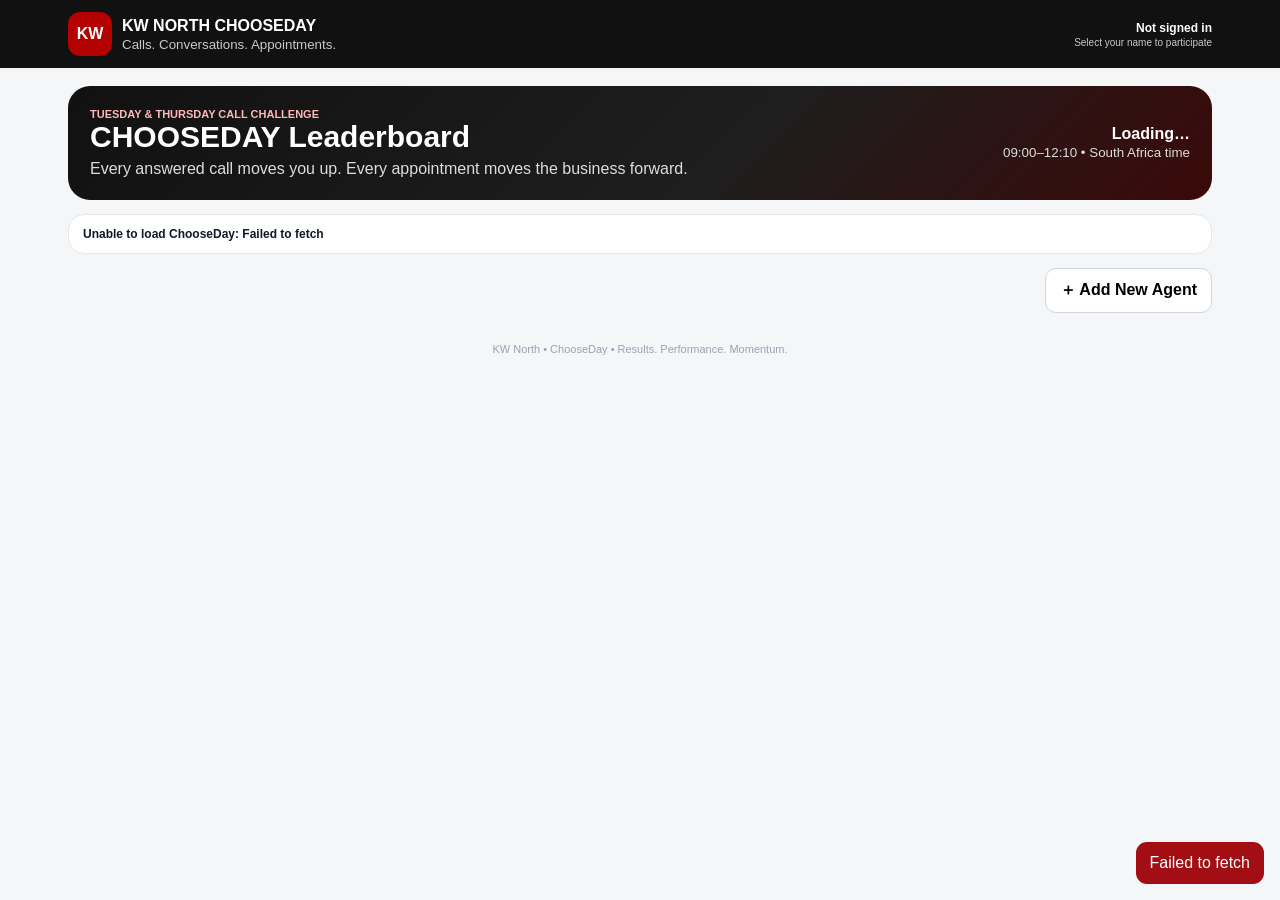
<file: chooseday/index.html>
<!doctype html>
<html lang="en">
<head>
<meta charset="utf-8">
<meta name="viewport" content="width=device-width,initial-scale=1,viewport-fit=cover">
<meta name="robots" content="noindex,nofollow">
<title>KW North ChooseDay</title>
<style>
:root{--r:#b40101;--ink:#101828;--mut:#667085;--line:#e4e7ec;--bg:#f5f6f8;--green:#087443;--greenbg:#e8f7ee;--amber:#8a5a00;--amberbg:#fff6e6;--gold:#9a6b00;--goldbg:#fff8dd}*{box-sizing:border-box}body{margin:0;background:var(--bg);color:var(--ink);font-family:Arial,sans-serif}button,input,select{font:inherit}.hidden{display:none!important}.top{background:#111;color:#fff;position:sticky;top:0;z-index:20}.topin{max-width:1180px;margin:auto;padding:12px 18px;display:flex;justify-content:space-between;align-items:center;gap:12px}.brand{display:flex;gap:10px;align-items:center}.kw{width:44px;height:44px;border-radius:12px;background:var(--r);display:grid;place-items:center;font-weight:900}.brand strong{display:block}.brand small,.user small{display:block;color:#c7c9cf;margin-top:2px}.user{text-align:right;font-size:12px}.shell{max-width:1180px;margin:auto;padding:18px}.hero{background:linear-gradient(135deg,#111,#1e1e1e 58%,#3b0909);color:#fff;border-radius:22px;padding:22px;display:flex;justify-content:space-between;gap:16px;align-items:center}.hero h1{margin:0;font-size:30px}.hero p{margin:6px 0 0;color:#ddd}.datebox{text-align:right}.datebox strong{display:block}.datebox small{color:#ddd}.loading,.status,.card,.loginCard{background:#fff;border:1px solid var(--line);border-radius:16px}.loading{margin:14px 0;padding:12px 14px;font-size:12px;font-weight:800}.status{margin:14px 0;padding:14px 16px;display:flex;justify-content:space-between;gap:12px;align-items:center}.status.open{background:var(--greenbg);border-color:#b7e3c7;color:var(--green)}.status.locked{background:var(--amberbg);border-color:#efd28e;color:var(--amber)}.status.final{background:var(--goldbg);border-color:#ead58a;color:var(--gold)}.status b{display:block}.status span{font-size:12px}.countdown{font-size:22px;font-weight:900}.loginCard{max-width:620px;margin:18px auto;padding:22px}.loginCard h2{margin:4px 0}.loginCard p{margin:0 0 14px;color:var(--mut)}.searchbox input{width:100%;height:48px;border:1px solid #d0d5dd;border-radius:12px;padding:0 13px}.nameList{margin-top:9px;border:1px solid var(--line);border-radius:12px;max-height:330px;overflow:auto}.nameBtn{width:100%;border:0;background:#fff;text-align:left;padding:13px;border-bottom:1px solid #eef0f3;cursor:pointer}.nameBtn:last-child{border-bottom:0}.nameBtn:hover{background:#f8f9fb}.grid{display:grid;grid-template-columns:1fr 1.25fr;gap:14px}.card{overflow:hidden}.cardhead{padding:14px 16px;border-bottom:1px solid var(--line);display:flex;justify-content:space-between;align-items:center;gap:8px}.cardhead h2,.cardhead h3{margin:0;font-size:15px}.cardbody{padding:16px}.btn{border:0;border-radius:11px;padding:11px 14px;font-weight:900;cursor:pointer}.primary{background:var(--r);color:#fff}.secondary{background:#fff;border:1px solid #d0d5dd}.entryTitle{display:flex;justify-content:space-between;align-items:center;gap:8px;margin-bottom:12px}.badge{background:#111;color:#fff;border-radius:999px;padding:6px 9px;font-size:10px;font-weight:900}.formgrid{display:grid;grid-template-columns:repeat(3,1fr);gap:10px}.field label{display:block;font-size:10px;text-transform:uppercase;font-weight:900;color:#475467;margin-bottom:5px}.field input{width:100%;height:54px;border:1px solid #d0d5dd;border-radius:12px;padding:0 12px;font-size:22px;font-weight:900;text-align:center}.savebar{text-align:right;margin-top:13px}.note{margin-top:10px;font-size:11px;color:var(--mut);line-height:1.45}.prev{margin-top:13px;display:grid;grid-template-columns:repeat(3,1fr);gap:8px}.previtem{background:#f8f9fb;border-radius:10px;padding:9px;text-align:center}.previtem small{display:block;color:var(--mut);font-size:10px}.previtem b{display:block;margin-top:3px}.schedule{display:grid;grid-template-columns:repeat(3,1fr);gap:9px}.roundcard{border:1px solid var(--line);border-radius:12px;padding:11px}.roundcard small{display:block;color:var(--mut);margin-top:4px;line-height:1.35}.rules{margin-top:12px;border-top:1px solid var(--line);padding-top:12px;font-size:12px;color:#475467}.trophy{background:linear-gradient(135deg,#fff8dd,#fff);border:1px solid #ead58a;border-radius:18px;padding:18px;margin-bottom:12px}.trophy small{color:var(--gold);font-weight:900;text-transform:uppercase}.trophy h2{margin:6px 0}.pill{display:inline-block;border-radius:999px;padding:6px 9px;font-size:11px;font-weight:900;background:#f2f4f7;margin:2px}.pill.red{background:#fef3f2;color:var(--r)}.pill.green{background:var(--greenbg);color:var(--green)}.tablewrap{overflow:auto}table{width:100%;border-collapse:collapse;min-width:620px}th,td{padding:11px 12px;border-bottom:1px solid #eef0f3;font-size:12px;text-align:left}th{background:#f8f9fb;color:#475467;text-transform:uppercase;font-size:10px}.rank{font-size:16px;font-weight:900}.rank1 td{background:#fffdf5}.leadername{font-weight:900}.footer{text-align:center;color:#98a2b3;font-size:11px;padding:18px}.toast{position:fixed;right:16px;bottom:16px;background:#111;color:#fff;border-radius:11px;padding:12px 14px;display:none;z-index:50;max-width:380px}.toast.error{background:#a20e14}.adminTools{display:flex;justify-content:flex-end;margin:12px 0}.adminPanel{background:#fff;border:1px solid var(--line);border-radius:16px;padding:20px;margin:12px 0 18px}.adminPanel h2{margin:0 0 6px;font-size:18px}.adminPanel p{margin:0 0 14px;color:var(--mut);font-size:12px}.adminGrid{display:grid;grid-template-columns:1.5fr 1fr;gap:12px}.adminField label{display:block;font-size:12px;font-weight:800;margin-bottom:6px}.adminField input,.adminField select{width:100%;height:43px;border:1px solid #d0d5dd;border-radius:9px;background:#fff;padding:0 11px;color:var(--ink)}.adminLogin{margin-top:14px;border-top:1px solid var(--line);padding-top:14px}.adminActions{display:flex;gap:9px;justify-content:flex-end;margin-top:14px;flex-wrap:wrap}.adminPanel .footnote{margin-top:11px;margin-bottom:0;color:var(--mut);line-height:1.5}@media(max-width:560px){.adminTools .btn{width:100%}.adminGrid{grid-template-columns:1fr}.adminActions .btn{flex:1}}@media(max-width:820px){.grid{grid-template-columns:1fr}.formgrid,.schedule{grid-template-columns:1fr}.hero{align-items:flex-start}.hero h1{font-size:25px}}@media(max-width:520px){.shell{padding:11px}.hero{display:block}.datebox{margin-top:12px;text-align:left}.status{display:block}.countdown{margin-top:8px}.prev{grid-template-columns:1fr}.savebar .btn{width:100%}}
</style>
</head>
<body>
<header class="top"><div class="topin"><div class="brand"><div class="kw">KW</div><div><strong>KW NORTH CHOOSEDAY</strong><small>Calls. Conversations. Appointments.</small></div></div><div class="user"><b id="userName">Not signed in</b><small id="userSub">Select your name to participate</small></div></div></header>
<main class="shell">
<section class="hero"><div><div style="font-size:11px;font-weight:900;color:#ffb8b8;text-transform:uppercase">Tuesday &amp; Thursday Call Challenge</div><h1>CHOOSEDAY Leaderboard</h1><p>Every answered call moves you up. Every appointment moves the business forward.</p></div><div class="datebox"><strong id="eventDate">Loading…</strong><small>09:00–12:10 • South Africa time</small></div></section>
<div id="loading" class="loading">Loading ChooseDay…</div>
<section id="statusBox" class="status locked hidden"><div><b id="statusTitle">Entry locked</b><span id="statusText">Keep calling.</span></div><div id="countdown" class="countdown">—</div></section>

<div class="adminTools"><button id="addAgentToggle" type="button" class="btn secondary" onclick="toggleAddAgent()" aria-controls="addAgentPanel" aria-expanded="false">＋ Add New Agent</button></div>
<section id="addAgentPanel" class="adminPanel hidden" aria-label="Add new agent">
  <h2>Add a New Agent</h2>
  <p>Add an agent to the shared KW North list so they can immediately select their name for CHOOSEDAY.</p>
  <div class="adminGrid">
    <div class="adminField"><label for="newAgentName">Agent full name</label><input id="newAgentName" type="text" maxlength="100" placeholder="First name and surname" autocomplete="off"></div>
    <div class="adminField"><label for="newAgentTeam">Accountability group</label><select id="newAgentTeam"><option value="">Select a group</option><option value="Jason">Jason</option><option value="Dide">Dide</option><option value="Leonie">Leonie</option></select></div>
  </div>
  <div id="adminCredentials" class="adminLogin">
    <p><b>Administrator verification</b> — use your existing KW North Training Admin login. Agent sign-in does not grant permission to add names.</p>
    <div class="adminGrid">
      <div class="adminField"><label for="addAdminEmail">Admin email</label><input id="addAdminEmail" type="email" placeholder="Admin email" autocomplete="username"></div>
      <div class="adminField"><label for="addAdminPassword">Admin password</label><input id="addAdminPassword" type="password" placeholder="Password" autocomplete="current-password"></div>
    </div>
  </div>
  <div class="adminActions"><button type="button" class="btn secondary" onclick="toggleAddAgent(false)">Cancel</button><button id="saveNewAgent" type="button" class="btn primary" onclick="submitNewAgent()">Save New Agent</button></div>
  <p class="footnote">The agent will be available in the submissions search. This also adds them to the shared leadership agent register. Existing agents and CHOOSEDAY results will not be changed.</p>
</section>
<section id="loginSection" class="loginCard hidden"><div style="font-size:11px;color:var(--r);font-weight:900;text-transform:uppercase">Agent Sign-In</div><h2>Choose your name</h2><p>Select your own name before submitting numbers.</p><div style="margin-bottom:12px"><a href="./leaderboard.html" style="display:inline-block;text-decoration:none;background:#111;color:#fff;border-radius:11px;padding:11px 14px;font-weight:900">🏆 View Live Leaderboard</a></div><div class="searchbox"><input id="nameSearch" placeholder="Search your name…" autocomplete="off" oninput="renderNames()"></div><div id="nameList" class="nameList"></div></section>
<section id="appSection" class="hidden"><div class="grid"><div>
<section class="card" style="margin-bottom:14px"><div class="cardhead"><h2>My Reporting</h2><button class="btn secondary" onclick="signOut()">Change Name</button></div><div class="cardbody" id="entryArea"></div></section>
<section class="card"><div class="cardhead"><h3>Today's Schedule</h3></div><div class="cardbody"><div id="schedule" class="schedule"></div><div class="rules"><b>Leaderboard ranking</b><ol><li>Highest Calls Answered</li><li>If tied: highest Calls Made</li><li>If still tied: highest Appointments Booked</li></ol></div></div></section>
</div><div><div id="winnerArea"></div><section class="card"><div class="cardhead"><h2>Live Leaderboard</h2><div><span id="participantCount" class="pill">0 agents</span> <button class="btn secondary" onclick="refreshNow(false)">Refresh</button></div></div><div class="tablewrap"><table><thead><tr><th>Rank</th><th>Agent</th><th>Answered</th><th>Calls Made</th><th>Appointments</th><th>Rounds</th></tr></thead><tbody id="leaderRows"></tbody></table></div></section></div></div></section>
<div class="footer">KW North • ChooseDay • Results. Performance. Momentum.</div>
</main><div id="toast" class="toast"></div>
<script>
const API='https://fdbsqjtwbucjhjgphhyh.supabase.co/functions/v1/chooseday-api',KEY='sb_publishable_GmMPNJ5JAKMh8j9Mk1nmpg_3fs17xqG',TOKEN_KEY='kwNorthChooseDayToken';
let token=localStorage.getItem(TOKEN_KEY)||'',DATA=null,lastPhase=null;
const $=id=>document.getElementById(id),esc=v=>String(v??'').replace(/[&<>"']/g,c=>({'&':'&amp;','<':'&lt;','>':'&gt;','"':'&quot;',"'":'&#39;'}[c]));
function toast(m,e=false){const t=$('toast');t.textContent=m;t.className='toast'+(e?' error':'');t.style.display='block';setTimeout(()=>t.style.display='none',3000)}
async function api(p){const r=await fetch(API,{method:'POST',headers:{'Content-Type':'application/json','apikey':KEY},body:JSON.stringify(p)}),d=await r.json().catch(()=>({error:'Invalid response'}));if(!r.ok)throw Object.assign(new Error(d.error||'Request failed'),{data:d});return d}

const ADMIN_API='https://fdbsqjtwbucjhjgphhyh.supabase.co/functions/v1/training-admin-api';
const ADMIN_TOKEN_KEY='kwNorthChooseDayAdminToken';
function toggleAddAgent(force){
  const panel=$('addAgentPanel'),show=typeof force==='boolean'?force:panel.classList.contains('hidden');
  panel.classList.toggle('hidden',!show);
  $('addAgentToggle').setAttribute('aria-expanded',String(show));
  $('adminCredentials').classList.toggle('hidden',Boolean(sessionStorage.getItem(ADMIN_TOKEN_KEY)));
  if(show)$('newAgentName').focus();
}
async function adminApi(p){
  const r=await fetch(ADMIN_API,{method:'POST',headers:{'Content-Type':'application/json','apikey':KEY},body:JSON.stringify(p)});
  const d=await r.json().catch(()=>({error:'Invalid server response'}));
  if(!r.ok)throw new Error(d.error||'Administrator sign-in failed.');
  return d;
}
async function submitNewAgent(){
  const fullName=$('newAgentName').value.trim().replace(/\s+/g,' '),teamKey=$('newAgentTeam').value;
  if(fullName.length<3)return toast('Enter the agent’s first name and surname.',true);
  if(!teamKey)return toast('Select Jason, Dide or Leonie as the group.',true);
  const btn=$('saveNewAgent');btn.disabled=true;btn.textContent='Saving…';
  try{
    let adminToken=sessionStorage.getItem(ADMIN_TOKEN_KEY)||'';
    if(!adminToken){
      const email=$('addAdminEmail').value.trim(),password=$('addAdminPassword').value;
      if(!email||!password)throw new Error('Enter your administrator email and password.');
      const signed=await adminApi({action:'login',email,password});
      if(signed.admin?.role!=='admin'||signed.admin?.must_change_password){
        if(signed.token)await adminApi({action:'logout',token:signed.token}).catch(()=>{});
        throw new Error('An active administrator account is required to add agents.');
      }
      adminToken=signed.token;
      sessionStorage.setItem(ADMIN_TOKEN_KEY,adminToken);
      $('addAdminPassword').value='';
      $('adminCredentials').classList.add('hidden');
    }
    const saved=await api({action:'admin_add_agent',admin_token:adminToken,full_name:fullName,team_key:teamKey});
    await load();
    toggleAddAgent(false);
    $('newAgentName').value='';
    $('newAgentTeam').value='';
    if(!DATA.me){$('nameSearch').value=saved.agent.full_name;renderNames()}
    toast(saved.agent.full_name+' added to '+saved.agent.team_key+'.');
  }catch(e){
    if(/Administrator access required/.test(e.message)){
      sessionStorage.removeItem(ADMIN_TOKEN_KEY);
      $('adminCredentials').classList.remove('hidden');
    }
    toast(e.message,true);
  }finally{btn.disabled=false;btn.textContent='Save New Agent'}
}

function draftKey(r){return `choosedayDraft:${DATA?.event?.event_date||''}:${DATA?.me?.id||''}:${r}`}
function getDraft(r){try{return JSON.parse(sessionStorage.getItem(draftKey(r))||'null')||{}}catch{return {}}}
function saveDraft(){if(!DATA?.state?.is_open)return;const r=DATA.state.active_round,m=$('callsMade'),a=$('callsAnswered'),p=$('appointments');if(m&&a&&p)sessionStorage.setItem(draftKey(r),JSON.stringify({calls_made:m.value,calls_answered:a.value,appointments_booked:p.value}))}
function clearDraft(r){sessionStorage.removeItem(draftKey(r))}
function stateCopy(s){if(s.phase==='upcoming')return['ChooseDay is not open yet','Next reporting window opens at 10:00 on the date shown above.'];if(s.phase==='upcoming_today')return['ChooseDay starts at 09:00','First reporting window opens at 10:00.'];if(s.phase==='calling_1')return['Round 1 calling in progress','Entry is locked. Keep calling until 10:00.'];if(s.phase==='entry_1')return['🟢 ROUND 1 ENTRY OPEN','Enter your 09:00–10:00 results before 10:10.'];if(s.phase==='calling_2')return['Round 2 calling in progress','Keep calling until 11:00.'];if(s.phase==='entry_2')return['🟢 ROUND 2 ENTRY OPEN','Enter your 10:10–11:00 results before 11:10.'];if(s.phase==='calling_3')return['Round 3 calling in progress','Keep calling until 12:00.'];if(s.phase==='entry_3')return['🟢 FINAL ENTRY OPEN','Enter your 11:10–12:00 results before 12:10.'];return['🏆 FINAL RESULTS','Entries are locked. Final leaderboard published.']}
function renderStatus(){const s=DATA.state,[a,b]=stateCopy(s),box=$('statusBox');box.className='status '+(s.is_open?'open':s.final?'final':'locked');$('statusTitle').textContent=a;$('statusText').textContent=b;updateCountdown()}
function updateCountdown(){if(!DATA)return;const s=DATA.state,target=s.is_open?s.closes_at:s.next_open_at;if(s.final){$('countdown').textContent='FINAL';return}if(!target){$('countdown').textContent='—';return}const d=Math.max(0,new Date(target)-Date.now()),sec=Math.floor(d/1000),m=Math.floor(sec/60),ss=sec%60;$('countdown').textContent=(s.is_open?'LOCKS IN ':'OPENS IN ')+String(m).padStart(2,'0')+':'+String(ss).padStart(2,'0');if(d<=1000)setTimeout(()=>refreshNow(false),1200)}
function renderNames(){const q=$('nameSearch').value.trim().toLowerCase(),rows=(DATA.agents||[]).filter(a=>a.full_name.toLowerCase().includes(q)).slice(0,50);$('nameList').innerHTML=rows.length?rows.map(a=>`<button class="nameBtn" onclick="loginAgent('${a.id}')"><b>${esc(a.full_name)}</b></button>`).join(''):'<div style="padding:15px;color:#667085">No matching agent found.</div>'}
async function loginAgent(id){$('loading').classList.remove('hidden');try{const d=await api({action:'login',agent_id:id});token=d.token;localStorage.setItem(TOKEN_KEY,token);await load()}catch(e){toast(e.message,true)}}
async function signOut(){try{if(token)await api({action:'logout',token})}catch{}token='';localStorage.removeItem(TOKEN_KEY);await load()}
function myRound(r){return (DATA.my_entries||[]).find(x=>Number(x.round_no)===Number(r))||null}
function totals(){return (DATA.my_entries||[]).reduce((a,x)=>({m:a.m+Number(x.calls_made||0),ans:a.ans+Number(x.calls_answered||0),ap:a.ap+Number(x.appointments_booked||0)}),{m:0,ans:0,ap:0})}
function renderEntry(){if(!DATA.me)return;const s=DATA.state,t=totals(),tot=`<div class="prev"><div class="previtem"><small>My Total Calls</small><b>${t.m}</b></div><div class="previtem"><small>My Total Answered</small><b>${t.ans}</b></div><div class="previtem"><small>My Appointments</small><b>${t.ap}</b></div></div>`;if(!s.is_open){const sub=(DATA.my_entries||[]).map(x=>`Round ${x.round_no}: ${x.calls_made} made / ${x.calls_answered} answered / ${x.appointments_booked} appointments`).join('<br>');$('entryArea').innerHTML=`<div style="padding:14px;border-radius:12px;background:#f8f9fb"><b>${s.final?'Your ChooseDay is complete':'Entry is currently locked'}</b><div style="font-size:12px;color:#667085;margin-top:5px;line-height:1.55">${sub||'No rounds submitted yet.'}</div></div>${tot}`;return}const r=s.active_round,saved=myRound(r)||{},d=getDraft(r),v={...saved,...d};$('entryArea').innerHTML=`<div class="entryTitle"><div><b>Submit Round ${r}</b><div style="font-size:11px;color:#667085;margin-top:3px">${r===1?'09:00–10:00':r===2?'10:10–11:00':'11:10–12:00'} calling block</div></div><span class="badge">ROUND ${r}</span></div><div class="formgrid"><div class="field"><label>Calls Made</label><input id="callsMade" type="number" min="0" step="1" inputmode="numeric" value="${v.calls_made??''}" placeholder="0" oninput="saveDraft()"></div><div class="field"><label>Calls Answered</label><input id="callsAnswered" type="number" min="0" step="1" inputmode="numeric" value="${v.calls_answered??''}" placeholder="0" oninput="saveDraft()"></div><div class="field"><label>Appointments Booked</label><input id="appointments" type="number" min="0" step="1" inputmode="numeric" value="${v.appointments_booked??''}" placeholder="0" oninput="saveDraft()"></div></div><div class="savebar"><button id="submitBtn" class="btn primary" onclick="submitRound()">${saved.round_no?'Update':'Submit'} Round ${r}</button></div><div class="note"><b>Your numbers will no longer disappear while the leaderboard refreshes.</b> Typed values are kept until you submit or the 10-minute window closes.</div>${tot}`}
async function submitRound(){const s=DATA.state;if(!s.is_open)return;saveDraft();const made=Number($('callsMade').value),answered=Number($('callsAnswered').value),apps=Number($('appointments').value);if(!Number.isInteger(made)||!Number.isInteger(answered)||!Number.isInteger(apps)||made<0||answered<0||apps<0)return toast('Please enter whole numbers of 0 or more.',true);if(answered>made)return toast('Calls answered cannot be higher than calls made.',true);const b=$('submitBtn');b.disabled=true;b.textContent='Saving…';try{const d=await api({action:'submit',token,round_no:s.active_round,calls_made:made,calls_answered:answered,appointments_booked:apps});clearDraft(s.active_round);DATA.state=d.state;DATA.my_entries=d.my_entries;DATA.leaderboard=d.leaderboard;toast(`Round ${s.active_round} saved.`);renderAll()}catch(e){toast(e.message,true)}finally{if($('submitBtn'))$('submitBtn').disabled=false}}
function renderSchedule(){$('schedule').innerHTML=(DATA.state.schedule||[]).map(x=>`<div class="roundcard"><b>Round ${x.round_no}</b><small>Calling: ${x.calling}<br>Entry: <strong>${x.entry}</strong></small></div>`).join('')}
function renderLeaderboard(){const rows=DATA.leaderboard||[];$('participantCount').textContent=rows.length+' agent'+(rows.length===1?'':'s');$('leaderRows').innerHTML=rows.length?rows.map(r=>`<tr class="${r.rank===1?'rank1':''}"><td class="rank">${r.rank===1?'🏆 ':r.rank===2?'🥈 ':r.rank===3?'🥉 ':''}${r.rank}</td><td><div class="leadername">${esc(r.full_name)}</div></td><td><b>${r.calls_answered}</b></td><td>${r.calls_made}</td><td>${r.appointments_booked}</td><td>${r.rounds_submitted.join(', ')}</td></tr>`).join(''):'<tr><td colspan="6" style="padding:28px;text-align:center;color:#667085">No results yet.</td></tr>';const w=rows.filter(r=>r.rank===1);$('winnerArea').innerHTML=w.map(x=>`<div class="trophy"><small>${DATA.state.final?'Final #1':'Current #1'}</small><h2>🏆 ${esc(x.full_name)}</h2><span class="pill red">${x.calls_answered} Answered</span><span class="pill">${x.calls_made} Calls Made</span><span class="pill green">${x.appointments_booked} Appointments</span></div>`).join('')}
function renderAll(){lastPhase=DATA.state.phase;$('eventDate').textContent=new Intl.DateTimeFormat('en-ZA',{weekday:'long',day:'numeric',month:'long',year:'numeric',timeZone:'Africa/Johannesburg'}).format(new Date(DATA.event.event_date+'T12:00:00+02:00'));$('userName').textContent=DATA.me?DATA.me.full_name:'Not signed in';$('userSub').textContent=DATA.me?'ChooseDay participant':'Select your name to participate';renderStatus();renderSchedule();renderLeaderboard();if(DATA.me){$('loginSection').classList.add('hidden');$('appSection').classList.remove('hidden');renderEntry()}else{$('appSection').classList.add('hidden');$('loginSection').classList.remove('hidden');$('nameSearch').value='';renderNames()}$('loading').classList.add('hidden')}
async function load(){try{DATA=await api({action:'bootstrap',token});if(token&&!DATA.me){token='';localStorage.removeItem(TOKEN_KEY)}renderAll()}catch(e){$('loading').textContent='Unable to load ChooseDay: '+e.message;toast(e.message,true)}}
async function refreshNow(auto=true){saveDraft();try{const d=await api({action:'bootstrap',token}),phaseChanged=lastPhase!==d.state.phase;DATA=d;if(token&&!DATA.me){token='';localStorage.removeItem(TOKEN_KEY)}if(phaseChanged||!auto){renderAll()}else{renderStatus();renderLeaderboard();renderSchedule();if(!DATA.state.is_open)renderEntry()}}catch(e){if(!auto)toast('Refresh failed: '+e.message,true)}}
load();setInterval(updateCountdown,1000);setInterval(()=>refreshNow(true),15000);
</script>
</body></html>
</file>
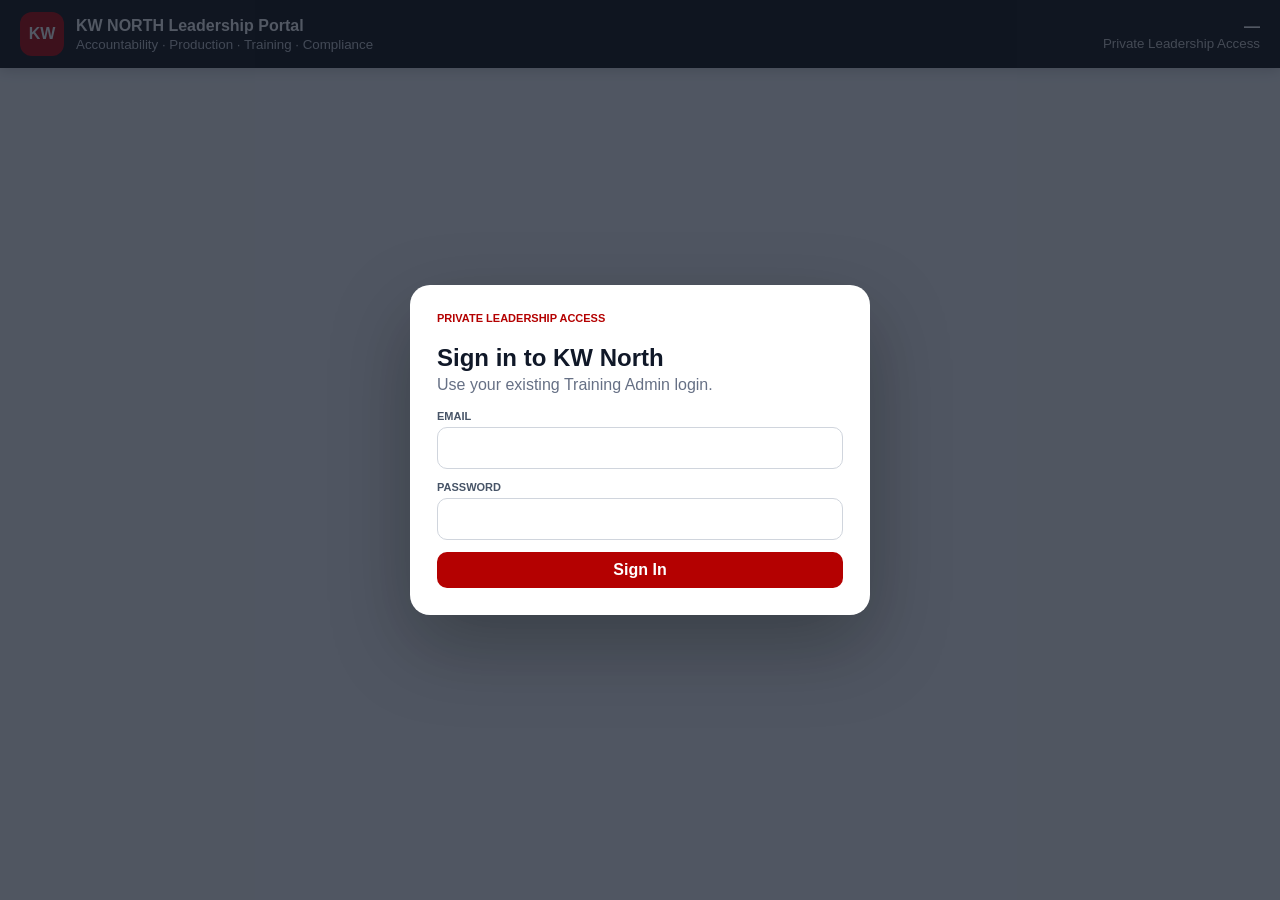
<file: leadership/index.html>
<!DOCTYPE html>
<html lang="en">
<head>
<meta charset="UTF-8"><meta name="viewport" content="width=device-width,initial-scale=1"><meta name="robots" content="noindex,nofollow"><title>KW North Leadership Portal</title>
<style>
:root{--red:#b40101;--ink:#101828;--muted:#667085;--line:#e4e7ec;--bg:#f7f8fa;--card:#fff;--green:#087443;--greenbg:#e8f7ee;--amber:#8a5a00;--amberbg:#fff6e6;--blue:#2457d6;--bluebg:#eef4ff;--danger:#b42318;--dangerbg:#fef3f2}*{box-sizing:border-box}body{margin:0;background:var(--bg);color:var(--ink);font-family:Inter,Arial,sans-serif}button,input,select,textarea{font:inherit}.hidden{display:none!important}.top{background:#111;color:#fff;position:sticky;top:0;z-index:20;box-shadow:0 2px 12px rgba(0,0,0,.18)}.topin{max-width:1450px;margin:auto;padding:12px 20px;display:flex;gap:18px;align-items:center;justify-content:space-between}.brand{display:flex;align-items:center;gap:12px}.kw{width:44px;height:44px;border-radius:12px;background:var(--red);display:grid;place-items:center;font-weight:900}.brand strong{font-size:16px}.brand small{display:block;color:#c7c9cf;margin-top:2px}.userbox{text-align:right}.userbox small{display:block;color:#ccc}.btn{border:0;border-radius:10px;padding:9px 13px;font-weight:800;cursor:pointer}.btn:disabled{opacity:.55;cursor:not-allowed}.primary{background:var(--red);color:#fff}.secondary{background:#fff;border:1px solid #d0d5dd;color:#344054}.dark{background:#242424;color:#fff;border:1px solid #4a4a4a}.shell{max-width:1450px;margin:auto;padding:20px}.hero{display:flex;gap:16px;justify-content:space-between;align-items:flex-end;flex-wrap:wrap}.hero h1{margin:0;font-size:28px}.hero p{margin:5px 0 0;color:var(--muted)}.controls{display:flex;gap:8px;flex-wrap:wrap;align-items:end}.fieldmini label{display:block;font-size:11px;color:var(--muted);font-weight:800;margin-bottom:5px;text-transform:uppercase}.fieldmini input,.fieldmini select{height:40px;border:1px solid #d0d5dd;border-radius:9px;background:#fff;padding:0 10px}.loading{display:flex;align-items:center;gap:10px;margin:16px 0;padding:12px 14px;border:1px solid #d9dee8;border-radius:12px;background:#f7f9fc;color:#475467;font-size:13px;font-weight:800}.loading.hidden{display:none}.loading.success{background:var(--greenbg);border-color:#b7e3c7;color:var(--green)}.loading.error{background:var(--dangerbg);border-color:#fecdca;color:var(--danger)}.spinner{width:17px;height:17px;border:2px solid #d0d5dd;border-top-color:var(--red);border-radius:50%;animation:spin .8s linear infinite;flex:0 0 auto}@keyframes spin{to{transform:rotate(360deg)}}.lockbar{margin:14px 0;padding:12px 14px;border-radius:12px;background:var(--amberbg);border:1px solid #f2cf8b;color:var(--amber);font-weight:800}.stats{display:grid;grid-template-columns:repeat(8,minmax(130px,1fr));gap:10px;margin:16px 0}.stat{background:var(--card);border:1px solid var(--line);border-radius:16px;padding:14px}.stat span{display:block;font-size:10px;text-transform:uppercase;letter-spacing:.04em;color:var(--muted);font-weight:900}.stat strong{display:block;font-size:25px;margin-top:7px}.tabs{display:flex;gap:7px;margin:8px 0 14px}.tab{background:#fff;border:1px solid var(--line);border-radius:10px;padding:9px 13px;font-weight:800;cursor:pointer}.tab.active{background:#111;color:#fff;border-color:#111}.panel{background:#fff;border:1px solid var(--line);border-radius:18px;overflow:hidden;margin-bottom:20px}.toolbar{padding:14px;border-bottom:1px solid var(--line);display:flex;justify-content:space-between;gap:10px;flex-wrap:wrap}.toolbar input,.toolbar select{height:40px;border:1px solid #d0d5dd;border-radius:9px;padding:0 10px;background:#fff}.search{min-width:280px}.tablewrap{overflow:auto}table{width:100%;border-collapse:collapse;min-width:1180px}th,td{padding:12px;border-bottom:1px solid #eef0f3;text-align:left;font-size:12px;vertical-align:middle}th{background:#f8f9fb;color:#475467;text-transform:uppercase;font-size:10px;letter-spacing:.03em;position:sticky;top:0}.namebtn{border:0;background:none;padding:0;color:#111;font-weight:900;cursor:pointer;text-align:left}.namebtn:hover{color:var(--red)}.tag{display:inline-block;border-radius:999px;padding:5px 8px;font-size:10px;font-weight:900;white-space:nowrap}.green{background:var(--greenbg);color:var(--green)}.amber{background:var(--amberbg);color:var(--amber)}.red{background:var(--dangerbg);color:var(--danger)}.gray{background:#f2f4f7;color:#475467}.progress{width:90px;height:7px;background:#eaecf0;border-radius:999px;overflow:hidden;display:inline-block;vertical-align:middle;margin-right:5px}.progress i{display:block;height:100%;background:var(--red)}.teamgrid{display:grid;grid-template-columns:repeat(3,1fr);gap:14px;padding:16px}.teamcard{border:1px solid var(--line);border-radius:15px;padding:15px}.teamcard h3{margin:0 0 12px}.teammetrics{display:grid;grid-template-columns:repeat(2,1fr);gap:9px}.metric{background:#f8f9fb;border-radius:10px;padding:9px}.metric small{display:block;color:var(--muted);font-size:10px;font-weight:800}.metric strong{display:block;margin-top:4px}.attention{padding:16px}.attention-grid{display:grid;grid-template-columns:repeat(4,1fr);gap:10px}.attn{border:1px solid var(--line);border-radius:12px;padding:12px}.attn small{display:block;color:var(--muted)}.attn strong{display:block;font-size:21px;margin-top:5px}.overlay{position:fixed;inset:0;background:rgba(16,24,40,.72);display:none;align-items:center;justify-content:center;padding:18px;z-index:50}.overlay.show{display:flex}.login,.modal{background:#fff;border-radius:20px;box-shadow:0 30px 80px rgba(0,0,0,.28)}.login{width:min(460px,100%);padding:27px}.login h2{margin-bottom:4px}.login p{margin-top:0;color:var(--muted)}.formfield{margin:12px 0}.formfield label{display:block;font-size:11px;font-weight:900;color:#475467;margin-bottom:5px;text-transform:uppercase}.formfield input,.formfield select,.formfield textarea{width:100%;border:1px solid #d0d5dd;border-radius:10px;padding:9px 10px;background:#fff}.formfield input,.formfield select{height:42px}.formfield textarea{min-height:70px;resize:vertical}.err{display:none;background:var(--dangerbg);color:var(--danger);padding:10px;border-radius:9px;margin-bottom:12px}.modal{width:min(1180px,100%);max-height:95vh;overflow:auto}.modalhead{position:sticky;top:0;background:#111;color:#fff;padding:15px 18px;display:flex;justify-content:space-between;align-items:center;z-index:3}.modalhead small{color:#d0d5dd}.modalbody{padding:17px}.detailgrid{display:grid;grid-template-columns:1.05fr .95fr;gap:15px}.section{border:1px solid var(--line);border-radius:14px;overflow:hidden;margin-bottom:14px}.section h3{margin:0;padding:11px 13px;background:#f8f9fb;font-size:14px}.sectionbody{padding:13px}.formgrid{display:grid;grid-template-columns:repeat(3,1fr);gap:10px}.formgrid.two{grid-template-columns:repeat(2,1fr)}.savebar{display:flex;justify-content:flex-end;gap:8px;margin-top:11px}.readonly{background:#f8f9fb;padding:10px;border-radius:10px;color:#475467}.session{padding:10px 0;border-bottom:1px solid #eef0f3;display:flex;justify-content:space-between;gap:10px}.session:last-child{border-bottom:0}.session small{display:block;color:var(--muted);margin-top:3px}.profilegrid{display:grid;grid-template-columns:repeat(2,1fr);gap:7px}.profileitem{padding:8px;border-radius:9px;background:#f8f9fb}.profileitem small{display:block;color:var(--muted);font-size:10px}.profileitem strong{display:block;margin-top:3px;font-size:12px}.attendance-list{display:grid;grid-template-columns:repeat(5,1fr);gap:6px;margin-top:10px}.daypill{border:1px solid var(--line);border-radius:9px;padding:7px;text-align:center;font-size:10px}.daypill b{display:block;margin-bottom:2px}.toast{position:fixed;right:18px;bottom:18px;z-index:100;background:#111;color:#fff;padding:12px 15px;border-radius:10px;display:none;max-width:390px;box-shadow:0 10px 30px rgba(0,0,0,.24)}.toast.error{background:#a20e14}.print-title{display:none}@media(max-width:1150px){.stats{grid-template-columns:repeat(4,1fr)}.detailgrid{grid-template-columns:1fr}.attention-grid{grid-template-columns:repeat(2,1fr)}}@media(max-width:750px){.shell{padding:13px}.stats{grid-template-columns:repeat(2,1fr)}.teamgrid{grid-template-columns:1fr}.formgrid,.formgrid.two{grid-template-columns:1fr}.profilegrid{grid-template-columns:1fr}.attendance-list{grid-template-columns:repeat(2,1fr)}.search{min-width:100%;width:100%}.topin{align-items:flex-start}.userbox{font-size:11px}.hero h1{font-size:23px}}@media print{.top,.hero .controls,.tabs,.toolbar,.no-print,#agentsPanel{display:none!important}.shell{max-width:none;padding:0}.print-title{display:block}.stats{grid-template-columns:repeat(4,1fr)}.panel{box-shadow:none;break-inside:avoid}.teamgrid{grid-template-columns:repeat(3,1fr)}body{background:#fff}}
</style></head><body>
<header class="top"><div class="topin"><div class="brand"><div class="kw">KW</div><div><strong>KW NORTH Leadership Portal</strong><small>Accountability · Production · Training · Compliance</small></div></div><div class="userbox"><b id="userName">—</b><small id="userRole">Private Leadership Access</small><button id="logoutBtn" class="btn dark hidden" onclick="logout()">Sign Out</button></div></div></header>
<main id="app" class="shell hidden"><div class="hero"><div><h1 id="pageTitle">Leadership Overview</h1><p id="pageSub">Daily input and executive reporting in one place.</p></div><div class="controls"><div class="fieldmini"><label>Month</label><input id="monthPicker" type="month" onchange="periodChanged()"></div><button class="btn secondary" onclick="refreshData()">Refresh</button><button id="printBtn" class="btn secondary" onclick="window.print()">Print Overview</button><button id="closeMonthBtn" class="btn primary hidden" onclick="closeMonth()">Close Month</button></div></div><div id="loadingBox" class="loading"><span class="spinner"></span><span id="loadingText">Collecting KW North leadership data… Please wait.</span></div><div id="lockBar" class="lockbar hidden"></div><div class="print-title"><h2>KW NORTH Executive Agent Performance Report</h2><p id="printPeriod"></p></div><section id="stats" class="stats"></section><div class="tabs"><button id="tabAgents" class="tab active" onclick="setTab('agents')">Agents</button><button id="tabExecutive" class="tab" onclick="setTab('executive')">Executive Overview</button></div><section id="agentsPanel" class="panel"><div class="toolbar"><div><input id="search" class="search" placeholder="Search agent name…" oninput="renderAgents()"> <select id="teamFilter" onchange="renderAgents()"><option value="all">All teams</option><option>Jason</option><option>Dide</option><option>Leonie</option></select></div><div id="agentCount" style="color:#667085;font-weight:800"></div></div><div class="tablewrap"><table><thead><tr><th>Agent</th><th>Team</th><th>Attendance</th><th>Weekly Conversations</th><th>Appointments</th><th>Active Listings</th><th>Training</th><th>201 Contacts</th><th>SmartPlans</th><th>FIC</th><th>Fees</th></tr></thead><tbody id="agentRows"></tbody></table></div></section><section id="executivePanel" class="hidden"><section class="panel"><div class="teamgrid" id="teamCards"></div></section><section class="panel attention"><h3 style="margin-top:0">Management Attention</h3><div class="attention-grid" id="attentionGrid"></div></section></section></main>
<div class="overlay" id="loginOverlay"><form id="loginForm" class="login"><div style="font-size:11px;color:var(--red);font-weight:900;text-transform:uppercase">Private Leadership Access</div><h2>Sign in to KW North</h2><p>Use your existing Training Admin login.</p><div id="loginError" class="err"></div><div class="formfield"><label>Email</label><input id="loginEmail" type="email" required autocomplete="username"></div><div class="formfield"><label>Password</label><input id="loginPassword" type="password" required autocomplete="current-password"></div><button id="loginBtn" class="btn primary" style="width:100%" type="submit">Sign In</button></form></div>
<div class="overlay" id="detailOverlay"><div class="modal"><div class="modalhead"><div><strong id="detailName">Agent</strong><small id="detailMeta"></small></div><button class="btn secondary" onclick="closeDetail()">Close</button></div><div id="detailBody" class="modalbody"><div class="loading"><span class="spinner"></span><span>Loading agent information…</span></div></div></div></div><div id="toast" class="toast"></div>
<script>
const API='https://fdbsqjtwbucjhjgphhyh.supabase.co/functions/v1/leadership-api',KEY='sb_publishable_GmMPNJ5JAKMh8j9Mk1nmpg_3fs17xqG',TOKEN_KEY='kwNorthLeadershipToken';let token=sessionStorage.getItem(TOKEN_KEY)||'',DATA=null,CURRENT=null,currentTab='agents';const $=id=>document.getElementById(id);function esc(v){return String(v??'').replace(/[&<>"']/g,c=>({'&':'&amp;','<':'&lt;','>':'&gt;','"':'&quot;',"'":'&#39;'}[c]))}function fmtDate(v){if(!v)return'—';try{return new Intl.DateTimeFormat('en-ZA',{dateStyle:'medium'}).format(new Date(v+'T12:00:00'))}catch{return v}}function fmtDT(v){if(!v)return'—';try{return new Intl.DateTimeFormat('en-ZA',{dateStyle:'medium',timeStyle:'short'}).format(new Date(v))}catch{return v}}function money(v){return new Intl.NumberFormat('en-ZA',{style:'currency',currency:'ZAR',maximumFractionDigits:0}).format(Number(v||0))}function monthStartFromPicker(){return ($('monthPicker').value||new Date().toISOString().slice(0,7))+'-01'}function mondayOf(v){const d=new Date(v+'T12:00:00Z'),day=d.getUTCDay()||7;d.setUTCDate(d.getUTCDate()-day+1);return d.toISOString().slice(0,10)}function toast(msg,error=false){const t=$('toast');t.textContent=msg;t.className='toast'+(error?' error':'');t.style.display='block';setTimeout(()=>t.style.display='none',3500)}function loading(msg,state='loading'){const b=$('loadingBox'),txt=$('loadingText');b.className='loading'+(state==='success'?' success':state==='error'?' error':state==='hidden'?' hidden':'');txt.textContent=msg||'';let sp=b.querySelector('.spinner');if(state==='loading'&&!sp){sp=document.createElement('span');sp.className='spinner';b.insertBefore(sp,txt)}if(state!=='loading'&&sp)sp.remove()}async function api(payload){const r=await fetch(API,{method:'POST',headers:{'Content-Type':'application/json','apikey':KEY},body:JSON.stringify(payload)});const d=await r.json().catch(()=>({error:'Invalid server response'}));if(!r.ok)throw Object.assign(new Error(d.error||'Request failed'),{status:r.status});return d}function showLogin(){app.classList.add('hidden');loginOverlay.classList.add('show');logoutBtn.classList.add('hidden')}function hideLogin(){loginOverlay.classList.remove('show');app.classList.remove('hidden');logoutBtn.classList.remove('hidden')}loginForm.addEventListener('submit',async e=>{e.preventDefault();loginError.style.display='none';loginBtn.disabled=true;loginBtn.textContent='Signing in…';try{const d=await api({action:'login',email:loginEmail.value.trim(),password:loginPassword.value});token=d.token;sessionStorage.setItem(TOKEN_KEY,token);loginPassword.value='';hideLogin();await refreshData()}catch(x){loginError.textContent=x.message;loginError.style.display='block'}finally{loginBtn.disabled=false;loginBtn.textContent='Sign In'}});async function logout(){try{if(token)await api({action:'logout',token})}catch{}token='';sessionStorage.removeItem(TOKEN_KEY);DATA=null;showLogin()}async function refreshData(){loading('Collecting KW North leadership data… Please wait.');try{const ms=monthStartFromPicker();DATA=await api({action:'bootstrap',token,month_start:ms,week_start:DATA?.period?.today?.startsWith(ms.slice(0,7))?mondayOf(DATA.period.today):mondayOf(ms)});applyUser();renderAll();loading(`Portal ready • ${DATA.agents.length} agent record${DATA.agents.length===1?'':'s'} loaded`,'success');setTimeout(()=>loading('','hidden'),1300)}catch(x){if(x.status===401){await logout();return}loading('Unable to load leadership data: '+x.message,'error')}}function applyUser(){userName.textContent=DATA.user.name;userRole.textContent=(DATA.user.role==='executive'?'Executive':DATA.user.role==='admin'?'Administrator':'Team Leader')+(DATA.user.team_key?' • '+DATA.user.team_key+' Team':'');teamFilter.style.display=DATA.user.role==='leader'?'none':'inline-block';closeMonthBtn.classList.toggle('hidden',!['executive','admin'].includes(DATA.user.role));pageTitle.textContent=DATA.user.role==='leader'?DATA.user.team_key+' Team Leadership':'KW North Executive Overview';pageSub.textContent=DATA.user.role==='executive'?'Live consolidated view for Karien and leadership review.':'Daily accountability, production, training and compliance.'}function renderAll(){const p=DATA.period;monthPicker.value=p.month_start.slice(0,7);printPeriod.textContent=new Intl.DateTimeFormat('en-ZA',{month:'long',year:'numeric'}).format(new Date(p.month_start+'T12:00:00'));lockBar.classList.toggle('hidden',!p.closed);lockBar.textContent=p.closed?`🔒 ${printPeriod.textContent} is CLOSED • snapshot created ${fmtDT(p.closed_at)} by ${p.closed_by}`:'';closeMonthBtn.disabled=p.closed;closeMonthBtn.textContent=p.closed?'Month Closed':'Close Month';renderStats();renderAgents();renderExecutive();if(DATA.user.role==='executive')setTab('executive')}function renderStats(){const s=DATA.summary,cards=[['Total Agents',s.total_agents],['Weekly Conversations',s.weekly_conversations],['Weekly Appointments',s.weekly_appointments],['Active Listings',s.active_listings],['Monthly OTPs',s.monthly_otps],['Registrations',s.monthly_registrations],['Fees Outstanding',money(s.fees_owing)],['Training Linked',s.training_linked+'/'+s.total_agents]];stats.innerHTML=cards.map(x=>`<div class="stat"><span>${x[0]}</span><strong>${x[1]}</strong></div>`).join('')}function statusTag(v){const s=String(v??'').trim();if(!s)return'<span class="tag gray">Outstanding</span>';if(/^(✓|yes|complete|completed|linked)$/i.test(s))return'<span class="tag green">Complete</span>';if(/^n\/?a$/i.test(s))return'<span class="tag gray">N/A</span>';return `<span class="tag amber">${esc(s)}</span>`}function trainingCell(a){if(!a.training.linked)return'<span class="tag gray">Not linked yet</span>';return `<span class="progress"><i style="width:${a.training.percent}%"></i></span><b>${a.training.passed}/${a.training.required}</b>`}function renderAgents(){if(!DATA)return;const q=search.value.trim().toLowerCase(),tf=teamFilter.value;let rs=DATA.agents.filter(a=>a.full_name.toLowerCase().includes(q));if(DATA.user.role!=='leader'&&tf!=='all')rs=rs.filter(a=>a.team_key===tf);agentCount.textContent=rs.length+' agent'+(rs.length===1?'':'s');agentRows.innerHTML=rs.length?rs.map(a=>`<tr><td><button class="namebtn" onclick="openDetail('${a.id}')">${esc(a.full_name)}</button><div style="color:#98a2b3;margin-top:3px">${esc(a.status||'')}</div></td><td>${esc(a.team_key)}</td><td>${a.attendance.percent==null?'<span class="tag gray">No entries</span>':`<span class="tag ${a.attendance.percent>=80?'green':a.attendance.percent>=60?'amber':'red'}">${a.attendance.percent}%</span>`}</td><td><b>${a.weekly.conversations}</b></td><td>${a.weekly.appointments}</td><td>${a.weekly.active_listings}</td><td>${trainingCell(a)}</td><td>${Number(a.compliance.contacts_201||0)>=201?'<span class="tag green">✓ '+a.compliance.contacts_201+'</span>':`<span class="tag amber">${a.compliance.contacts_201??'Outstanding'}</span>`}</td><td>${statusTag(a.compliance.smartplans_status)}</td><td>${statusTag(a.compliance.fic_status)}</td><td>${Number(a.monthly.fees_owing)>0?`<span class="tag red">${money(a.monthly.fees_owing)}</span>`:'<span class="tag green">Clear</span>'}</td></tr>`).join(''):'<tr><td colspan="11" style="padding:30px;text-align:center;color:#667085">No agents match this filter.</td></tr>'}function renderExecutive(){teamCards.innerHTML=DATA.teams.map(t=>`<div class="teamcard"><h3>${t.team} Team</h3><div class="teammetrics"><div class="metric"><small>Agents</small><strong>${t.agents}</strong></div><div class="metric"><small>Conversations</small><strong>${t.weekly_conversations}</strong></div><div class="metric"><small>Appointments</small><strong>${t.weekly_appointments}</strong></div><div class="metric"><small>Active Listings</small><strong>${t.active_listings}</strong></div><div class="metric"><small>OTPs</small><strong>${t.otps}</strong></div><div class="metric"><small>Registrations</small><strong>${t.registrations}</strong></div><div class="metric"><small>Training Complete</small><strong>${t.training_complete}/${t.training_linked}</strong></div><div class="metric"><small>Fees Owing</small><strong>${money(t.fees_owing)}</strong></div></div></div>`).join('');const s=DATA.summary;attentionGrid.innerHTML=[['Training not linked',s.total_agents-s.training_linked],['201 Contacts outstanding',s.total_agents-s.contacts_201_complete],['SmartPlans outstanding',s.total_agents-s.smartplans_complete],['FIC outstanding',s.total_agents-s.fic_complete]].map(x=>`<div class="attn"><small>${x[0]}</small><strong>${x[1]}</strong></div>`).join('')}function setTab(tab){currentTab=tab;tabAgents.classList.toggle('active',tab==='agents');tabExecutive.classList.toggle('active',tab==='executive');agentsPanel.classList.toggle('hidden',tab!=='agents');executivePanel.classList.toggle('hidden',tab!=='executive')}function periodChanged(){DATA=null;refreshData()}async function openDetail(id){detailOverlay.classList.add('show');detailName.textContent='Loading…';detailMeta.textContent='';detailBody.innerHTML='<div class="loading"><span class="spinner"></span><span>Loading agent workflow and Training Hub progress…</span></div>';try{CURRENT=await api({action:'agent_detail',token,agent_id:id,month_start:DATA.period.month_start,week_start:DATA.period.week_start});renderDetail(CURRENT)}catch(x){detailBody.innerHTML=`<div class="lockbar">${esc(x.message)}</div>`}}function closeDetail(){detailOverlay.classList.remove('show');CURRENT=null}function val(id,d=''){const e=$(id);return e?e.value:d}function num(id){return Number(val(id,0)||0)}function editDisabled(){return DATA.user.role==='executive'||DATA.period.closed}function profileItem(k,v){return `<div class="profileitem"><small>${k}</small><strong>${esc(v||'—')}</strong></div>`}function statusOptions(v){const opts=['','✓','Outstanding','Absent','N/A'];return opts.map(x=>`<option value="${esc(x)}" ${String(v||'')===x?'selected':''}>${x||'Select…'}</option>`).join('')}
function renderDetail(d){const p=d.profile,w=d.weekly||{},m=d.monthly||{},c=d.compliance||{},disabled=editDisabled()?'disabled':'';detailName.textContent=p.full_name;detailMeta.textContent=`${p.team_key} Team • ${p.status||'Agent'}${DATA.period.closed?' • Month Closed':''}`;const attendance=(d.attendance||[]).map(a=>`<div class="daypill"><b>${fmtDate(a.activity_date)}</b>${esc(a.status)}</div>`).join('')||'<div class="readonly">No daily accountability entries have been captured for this month yet.</div>';const sessions=d.training.linked?d.training.sessions.map(s=>`<div class="session"><div><b>Video ${esc(s.session_key)} – ${esc(s.title)}</b><small>${s.opened?'Opened':'Not opened'} • ${s.attempt_count} attempt${s.attempt_count===1?'':'s'}${s.last_activity_at?' • Last '+fmtDT(s.last_activity_at):''}</small></div>${s.passed?`<span class="tag green">✓ Passed ${s.best_score}%</span>`:'<span class="tag amber">Outstanding</span>'}</div>`).join(''):`<div class="readonly">This agent has not yet been linked to a Training Hub identity. Once they identify themselves in the Training Hub and the name matches, their video progress can be connected here.</div>`;detailBody.innerHTML=`<div class="detailgrid"><div><section class="section"><h3>Daily Accountability</h3><div class="sectionbody"><div class="formgrid"><div class="formfield"><label>Date</label><input id="attDate" type="date" value="${DATA.period.today}" ${disabled}></div><div class="formfield"><label>Status</label><select id="attStatus" ${disabled}><option value="present">✓ Attended</option><option value="absent">Absent</option><option value="excused">Excused</option><option value="na">N/A</option></select></div><div class="formfield"><label>Note</label><input id="attNote" placeholder="Optional note" ${disabled}></div></div><div class="attendance-list">${attendance}</div>${!editDisabled()?'<div class="savebar"><button class="btn primary" onclick="saveAttendance()">Save Attendance</button></div>':''}</div></section><section class="section"><h3>Weekly Production</h3><div class="sectionbody"><div class="formgrid"><div class="formfield"><label>Conversations</label><input id="wConv" type="number" min="0" value="${w.conversations||0}" ${disabled}></div><div class="formfield"><label>Appointments</label><input id="wApps" type="number" min="0" value="${w.appointments||0}" ${disabled}></div><div class="formfield"><label>Listings Process</label><input id="wList" type="number" min="0" value="${w.listings_process||0}" ${disabled}></div><div class="formfield"><label>Active Listings</label><input id="wActive" type="number" min="0" value="${w.active_listings||0}" ${disabled}></div><div class="formfield"><label>OTPs</label><input id="wOtp" type="number" min="0" value="${w.otps||0}" ${disabled}></div><div class="formfield"><label>Registrations</label><input id="wReg" type="number" min="0" value="${w.registrations||0}" ${disabled}></div></div><div class="formfield"><label>Weekly Note</label><textarea id="wNote" ${disabled}>${esc(w.note||'')}</textarea></div>${!editDisabled()?'<div class="savebar"><button class="btn primary" onclick="saveWeekly()">Save Weekly Production</button></div>':''}</div></section><section class="section"><h3>Monthly / Financial</h3><div class="sectionbody"><div class="formgrid"><div class="formfield"><label>Monthly Conversations</label><input id="mConv" type="number" min="0" value="${m.conversations||0}" ${disabled}></div><div class="formfield"><label>Monthly Appointments</label><input id="mApps" type="number" min="0" value="${m.appointments||0}" ${disabled}></div><div class="formfield"><label>Monthly OTPs</label><input id="mOtp" type="number" min="0" value="${m.otps||0}" ${disabled}></div><div class="formfield"><label>Monthly Registrations</label><input id="mReg" type="number" min="0" value="${m.registrations||0}" ${disabled}></div><div class="formfield"><label>Fees Owing (R)</label><input id="mFees" type="number" min="0" step="0.01" value="${Number(m.fees_owing||0)}" ${disabled}></div><div class="formfield"><label>Active Listings</label><input id="mActive" type="number" min="0" value="${m.active_listings||0}" ${disabled}></div></div>${!editDisabled()?'<div class="savebar"><button class="btn primary" onclick="saveMonthly()">Save Monthly Figures</button></div>':''}</div></section></div><div><section class="section"><h3>Training Hub Progress — Automatic</h3><div class="sectionbody">${d.training.linked?`<div class="readonly" style="margin-bottom:8px"><b>Last Training Activity:</b> ${fmtDT(d.training.last_seen_at)}</div>`:''}${sessions}</div></section><section class="section"><h3>Business Compliance</h3><div class="sectionbody"><div class="formgrid two"><div class="formfield"><label>CAP Month</label><input id="cCap" value="${esc(c.cap_month||'')}" ${disabled}></div><div class="formfield"><label>201 Contacts</label><input id="c201" type="number" min="0" value="${c.contacts_201??''}" ${disabled}></div><div class="formfield"><label>Weekly Training</label><select id="cWeekly" ${disabled}>${statusOptions(c.weekly_training_status)}</select></div><div class="formfield"><label>Breakthrough 120</label><select id="cBt" ${disabled}>${statusOptions(c.breakthrough_120_status)}</select></div><div class="formfield"><label>SmartPlans Linked</label><select id="cSmart" ${disabled}>${statusOptions(c.smartplans_status)}</select></div><div class="formfield"><label>FIC Training</label><select id="cFic" ${disabled}>${statusOptions(c.fic_status)}</select></div><div class="formfield"><label>RREA</label><select id="cRrea" ${disabled}>${statusOptions(c.rrea_status)}</select></div><div class="formfield"><label>Induction (Manual)</label><select id="cInd" ${disabled}>${statusOptions(c.induction_status)}</select></div><div class="formfield"><label>Tech 1</label><select id="cT1" ${disabled}>${statusOptions(c.tech1_status)}</select></div><div class="formfield"><label>Tech 2</label><select id="cT2" ${disabled}>${statusOptions(c.tech2_status)}</select></div></div><div class="formfield"><label>Compliance Note</label><textarea id="cNote" ${disabled}>${esc(c.note||'')}</textarea></div>${!editDisabled()?'<div class="savebar"><button class="btn primary" onclick="saveCompliance()">Save Compliance</button></div>':''}</div></section><section class="section"><h3>Agent Profile</h3><div class="sectionbody"><div class="profilegrid">${profileItem('Email',p.email)}${profileItem('Cell',p.cell_number)}${profileItem('Town',p.town)}${profileItem('Mentor',p.mentor)}${profileItem('FFC No',p.ffc_no)}${profileItem('DISC',p.disc)}${profileItem('Start Date',fmtDate(p.start_date))}${profileItem('Anniversary',fmtDate(p.anniversary_date))}</div></div></section></div></div>`}
async function saveAttendance(){await saveAction('save_attendance',{agent_id:CURRENT.profile.id,activity_date:val('attDate'),status:val('attStatus'),note:val('attNote')},'Attendance saved.')}async function saveWeekly(){await saveAction('save_weekly_metrics',{agent_id:CURRENT.profile.id,week_start:DATA.period.week_start,conversations:num('wConv'),appointments:num('wApps'),listings_process:num('wList'),active_listings:num('wActive'),otps:num('wOtp'),registrations:num('wReg'),note:val('wNote')},'Weekly production saved.')}async function saveMonthly(){await saveAction('save_monthly_metrics',{agent_id:CURRENT.profile.id,month_start:DATA.period.month_start,conversations:num('mConv'),appointments:num('mApps'),active_listings:num('mActive'),otps:num('mOtp'),registrations:num('mReg'),fees_owing:Number(val('mFees')||0)},'Monthly figures saved.')}async function saveCompliance(){await saveAction('save_compliance',{agent_id:CURRENT.profile.id,cap_month:val('cCap'),contacts_201:val('c201'),weekly_training_status:val('cWeekly'),breakthrough_120_status:val('cBt'),smartplans_status:val('cSmart'),fic_status:val('cFic'),rrea_status:val('cRrea'),induction_status:val('cInd'),tech1_status:val('cT1'),tech2_status:val('cT2'),note:val('cNote')},'Compliance updated.')}async function saveAction(action,payload,msg){loading('Saving update… Please wait.');try{await api({action,token,...payload});toast(msg);await refreshData();await openDetail(payload.agent_id)}catch(x){toast(x.message,true);loading('Unable to save: '+x.message,'error')}}async function closeMonth(){if(!confirm(`Close ${printPeriod.textContent}?\n\nThis creates the locked executive snapshot and prevents further ordinary edits for this month.`))return;loading('Creating locked executive month-end snapshot…');try{await api({action:'close_month',token,month_start:DATA.period.month_start});toast('Month closed and executive snapshot created.');await refreshData()}catch(x){toast(x.message,true);loading('Unable to close month: '+x.message,'error')}}if(token){hideLogin();const now=new Date();monthPicker.value=`${now.getFullYear()}-${String(now.getMonth()+1).padStart(2,'0')}`;refreshData()}else{showLogin();const now=new Date();monthPicker.value=`${now.getFullYear()}-${String(now.getMonth()+1).padStart(2,'0')}`}document.addEventListener('keydown',e=>{if(e.key==='Escape')closeDetail()});
</script></body></html>
</file>
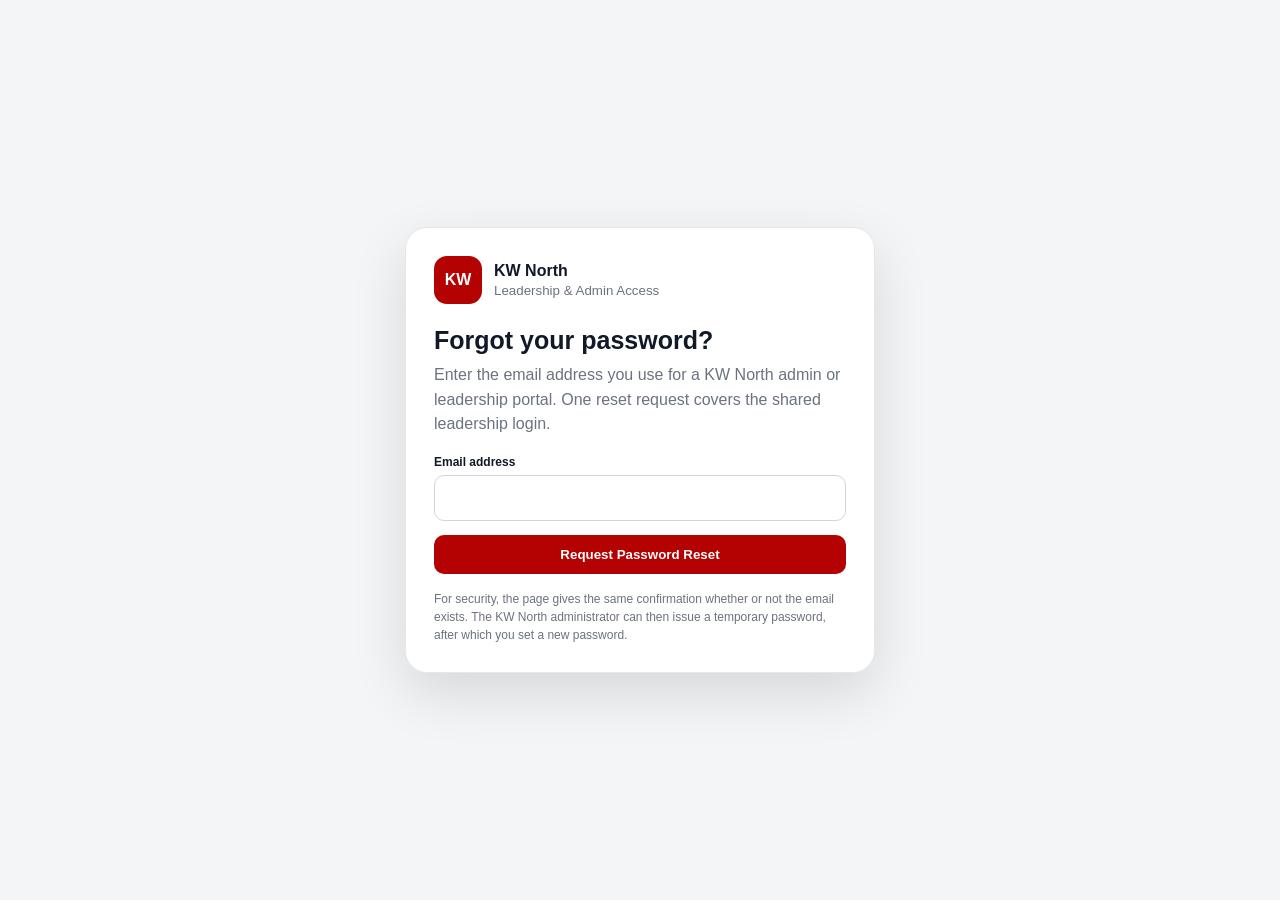
<file: forgot-password.html>
<!DOCTYPE html>
<html lang="en">
<head>
<meta charset="UTF-8">
<meta name="viewport" content="width=device-width,initial-scale=1">
<meta name="robots" content="noindex,nofollow">
<title>KW North Password Reset</title>
<style>
:root{--red:#B40101;--ink:#111827;--muted:#6b7280;--line:#e5e7eb;--bg:#f4f5f7;--green:#166534;--greenbg:#ecfdf3;--danger:#991b1b;--dangerbg:#fef2f2}
*{box-sizing:border-box}body{margin:0;font-family:Arial,Helvetica,sans-serif;background:var(--bg);color:var(--ink);min-height:100vh;display:grid;place-items:center;padding:20px}.card{width:min(470px,100%);background:#fff;border:1px solid var(--line);border-radius:22px;box-shadow:0 20px 55px rgba(0,0,0,.12);padding:28px}.brand{display:flex;align-items:center;gap:12px;margin-bottom:22px}.kw{width:48px;height:48px;border-radius:13px;background:var(--red);color:#fff;display:grid;place-items:center;font-weight:900}.brand small{display:block;color:var(--muted);margin-top:3px}h1{font-size:25px;margin:0 0 8px}p{color:var(--muted);line-height:1.55;margin:0 0 18px}.field{margin:14px 0}.field label{display:block;font-size:12px;font-weight:800;margin-bottom:6px}.field input{width:100%;height:46px;border:1px solid #d1d5db;border-radius:10px;padding:0 12px;font-size:15px}.btn{width:100%;border:0;border-radius:10px;padding:12px 14px;background:var(--red);color:#fff;font-weight:800;cursor:pointer}.btn:disabled{opacity:.6;cursor:not-allowed}.msg{display:none;padding:11px 12px;border-radius:10px;margin:12px 0;font-size:13px;font-weight:700}.ok{background:var(--greenbg);color:var(--green)}.err{background:var(--dangerbg);color:var(--danger)}.note{margin-top:16px;font-size:12px;color:var(--muted);line-height:1.5}
</style>
</head>
<body>
<form class="card" id="resetForm">
<div class="brand"><div class="kw">KW</div><div><strong>KW North</strong><small>Leadership & Admin Access</small></div></div>
<h1>Forgot your password?</h1>
<p>Enter the email address you use for a KW North admin or leadership portal. One reset request covers the shared leadership login.</p>
<div id="ok" class="msg ok"></div><div id="err" class="msg err"></div>
<div class="field"><label>Email address</label><input id="email" type="email" autocomplete="username" required></div>
<button id="submitBtn" class="btn" type="submit">Request Password Reset</button>
<div class="note">For security, the page gives the same confirmation whether or not the email exists. The KW North administrator can then issue a temporary password, after which you set a new password.</div>
</form>
<script>
const API='https://fdbsqjtwbucjhjgphhyh.supabase.co/functions/v1/training-admin-api';
const KEY='sb_publishable_GmMPNJ5JAKMh8j9Mk1nmpg_3fs17xqG';
const form=document.getElementById('resetForm'),email=document.getElementById('email'),ok=document.getElementById('ok'),err=document.getElementById('err'),btn=document.getElementById('submitBtn');
form.addEventListener('submit',async e=>{e.preventDefault();ok.style.display='none';err.style.display='none';btn.disabled=true;btn.textContent='Submitting…';try{const r=await fetch(API,{method:'POST',headers:{'Content-Type':'application/json','apikey':KEY},body:JSON.stringify({action:'forgot_password',email:email.value.trim()})});const d=await r.json().catch(()=>({error:'Invalid server response'}));if(!r.ok)throw new Error(d.error||'Request failed');ok.textContent=d.message||'Password reset request submitted.';ok.style.display='block'}catch(x){err.textContent=x.message;err.style.display='block'}finally{btn.disabled=false;btn.textContent='Request Password Reset'}});
</script>
</body>
</html>
</file>
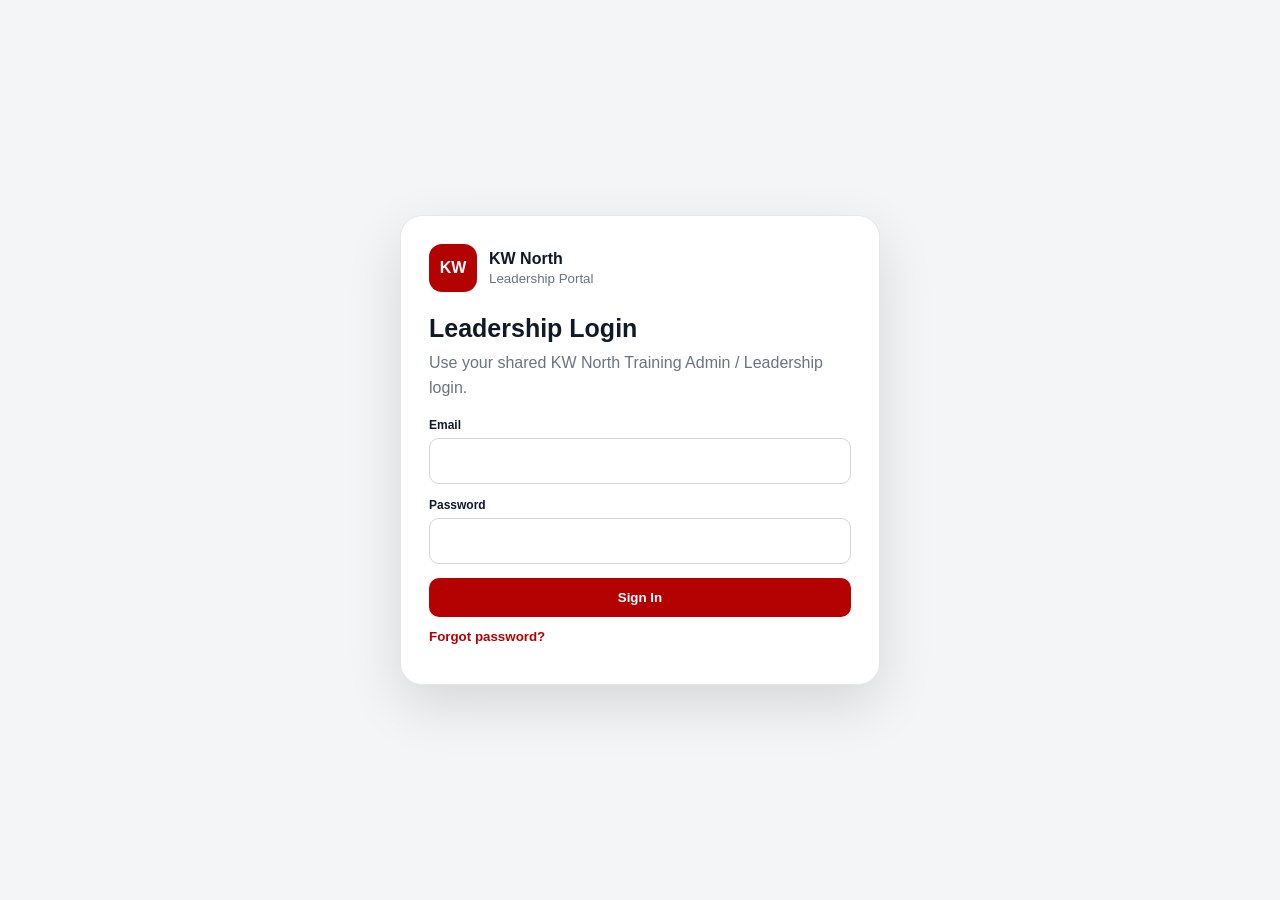
<file: leadership-login.html>
<!DOCTYPE html>
<html lang="en">
<head>
<meta charset="UTF-8">
<meta name="viewport" content="width=device-width,initial-scale=1">
<meta name="robots" content="noindex,nofollow">
<title>KW North Leadership Login</title>
<style>
:root{--red:#B40101;--ink:#111827;--muted:#6b7280;--line:#e5e7eb;--bg:#f4f5f7;--green:#166534;--greenbg:#ecfdf3;--danger:#991b1b;--dangerbg:#fef2f2}
*{box-sizing:border-box}body{margin:0;font-family:Arial,Helvetica,sans-serif;background:var(--bg);color:var(--ink);min-height:100vh;display:grid;place-items:center;padding:20px}.card{width:min(480px,100%);background:#fff;border:1px solid var(--line);border-radius:22px;box-shadow:0 20px 55px rgba(0,0,0,.12);padding:28px}.brand{display:flex;align-items:center;gap:12px;margin-bottom:22px}.kw{width:48px;height:48px;border-radius:13px;background:var(--red);color:#fff;display:grid;place-items:center;font-weight:900}.brand small{display:block;color:var(--muted);margin-top:3px}h1{font-size:25px;margin:0 0 8px}p{color:var(--muted);line-height:1.55;margin:0 0 18px}.field{margin:14px 0}.field label{display:block;font-size:12px;font-weight:800;margin-bottom:6px}.field input{width:100%;height:46px;border:1px solid #d1d5db;border-radius:10px;padding:0 12px;font-size:15px}.btn{width:100%;border:0;border-radius:10px;padding:12px 14px;background:var(--red);color:#fff;font-weight:800;cursor:pointer}.btn:disabled{opacity:.6;cursor:not-allowed}.linkbtn{border:0;background:none;color:var(--red);font-weight:800;cursor:pointer;padding:12px 0}.msg{display:none;padding:11px 12px;border-radius:10px;margin:12px 0;font-size:13px;font-weight:700}.ok{background:var(--greenbg);color:var(--green)}.err{background:var(--dangerbg);color:var(--danger)}.hidden{display:none}
</style>
</head>
<body>
<form class="card" id="loginForm">
<div class="brand"><div class="kw">KW</div><div><strong>KW North</strong><small>Leadership Portal</small></div></div>
<h1>Leadership Login</h1>
<p>Use your shared KW North Training Admin / Leadership login.</p>
<div id="loginError" class="msg err"></div>
<div class="field"><label>Email</label><input id="email" type="email" autocomplete="username" required></div>
<div class="field"><label>Password</label><input id="password" type="password" autocomplete="current-password" required></div>
<button id="loginBtn" class="btn" type="submit">Sign In</button>
<button class="linkbtn" type="button" id="forgotLink">Forgot password?</button>
</form>
<form class="card hidden" id="forgotForm">
<div class="brand"><div class="kw">KW</div><div><strong>KW North</strong><small>Password Help</small></div></div>
<h1>Forgot Password</h1>
<p>Enter your leadership email. The request goes to the shared KW North admin reset system.</p>
<div id="forgotOk" class="msg ok"></div><div id="forgotError" class="msg err"></div>
<div class="field"><label>Email</label><input id="forgotEmail" type="email" autocomplete="username" required></div>
<button id="forgotBtn" class="btn" type="submit">Request Password Reset</button>
<button class="linkbtn" type="button" id="backLink">Back to sign in</button>
</form>
<script>
const LEADERSHIP_API='https://fdbsqjtwbucjhjgphhyh.supabase.co/functions/v1/leadership-api';
const RESET_API='https://fdbsqjtwbucjhjgphhyh.supabase.co/functions/v1/training-admin-api';
const KEY='sb_publishable_GmMPNJ5JAKMh8j9Mk1nmpg_3fs17xqG';
const TOKEN_KEY='kwNorthLeadershipToken';
const loginForm=document.getElementById('loginForm'),forgotForm=document.getElementById('forgotForm'),email=document.getElementById('email'),password=document.getElementById('password'),loginBtn=document.getElementById('loginBtn'),loginError=document.getElementById('loginError'),forgotEmail=document.getElementById('forgotEmail'),forgotBtn=document.getElementById('forgotBtn'),forgotOk=document.getElementById('forgotOk'),forgotError=document.getElementById('forgotError');
document.getElementById('forgotLink').onclick=()=>{forgotEmail.value=email.value.trim();loginForm.classList.add('hidden');forgotForm.classList.remove('hidden');forgotOk.style.display='none';forgotError.style.display='none'};
document.getElementById('backLink').onclick=()=>{forgotForm.classList.add('hidden');loginForm.classList.remove('hidden')};
loginForm.addEventListener('submit',async e=>{e.preventDefault();loginError.style.display='none';loginBtn.disabled=true;loginBtn.textContent='Signing in…';try{const r=await fetch(LEADERSHIP_API,{method:'POST',headers:{'Content-Type':'application/json','apikey':KEY},body:JSON.stringify({action:'login',email:email.value.trim(),password:password.value})});const d=await r.json().catch(()=>({error:'Invalid server response'}));if(!r.ok)throw new Error(d.error||'Login failed');sessionStorage.setItem(TOKEN_KEY,d.token);window.location.replace('/leadership/index.html')}catch(x){loginError.textContent=x.message;loginError.style.display='block'}finally{loginBtn.disabled=false;loginBtn.textContent='Sign In'}});
forgotForm.addEventListener('submit',async e=>{e.preventDefault();forgotOk.style.display='none';forgotError.style.display='none';forgotBtn.disabled=true;forgotBtn.textContent='Submitting…';try{const r=await fetch(RESET_API,{method:'POST',headers:{'Content-Type':'application/json','apikey':KEY},body:JSON.stringify({action:'forgot_password',email:forgotEmail.value.trim()})});const d=await r.json().catch(()=>({error:'Invalid server response'}));if(!r.ok)throw new Error(d.error||'Request failed');forgotOk.textContent=d.message||'Password reset request submitted.';forgotOk.style.display='block'}catch(x){forgotError.textContent=x.message;forgotError.style.display='block'}finally{forgotBtn.disabled=false;forgotBtn.textContent='Request Password Reset'}});
</script>
</body>
</html>
</file>
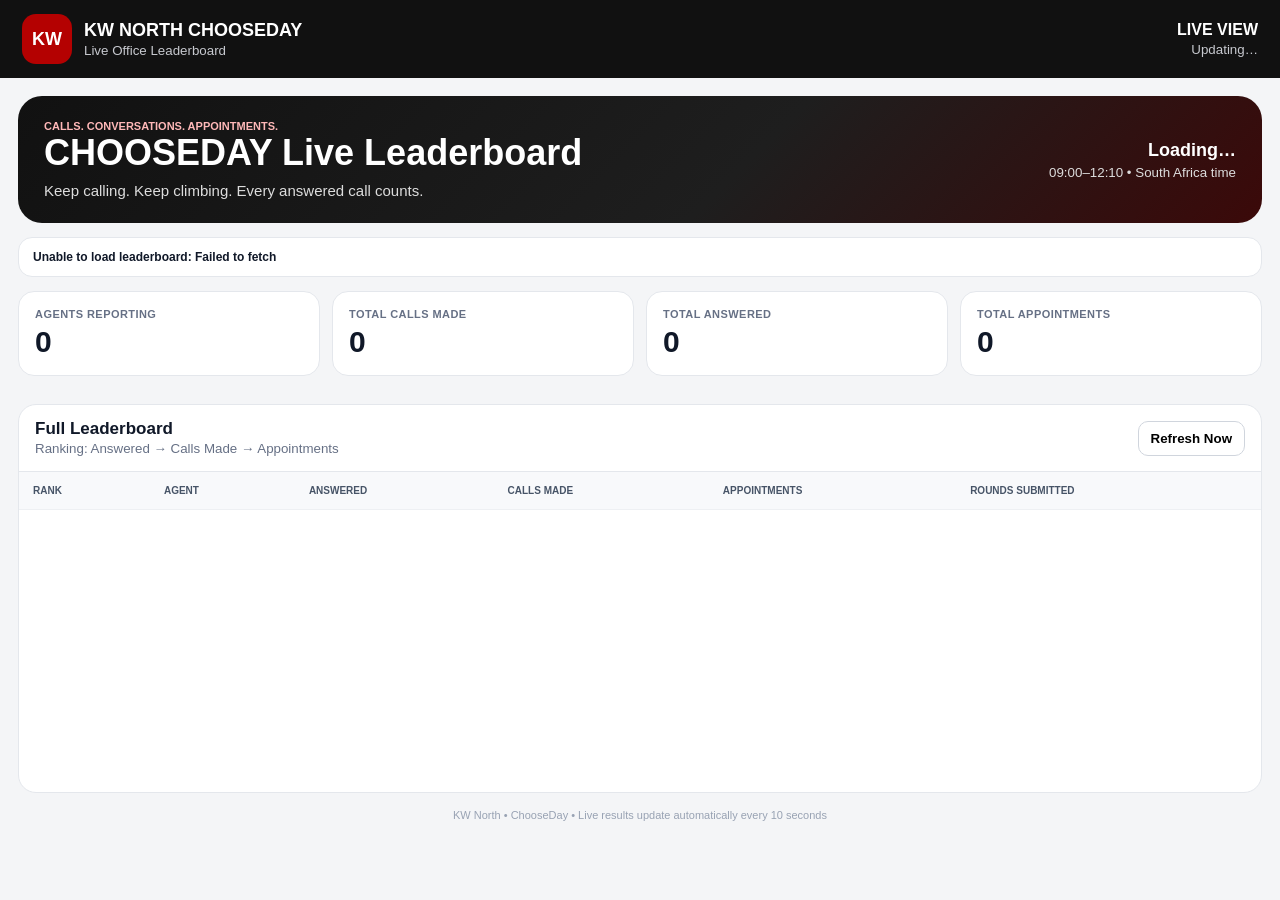
<file: chooseday/leaderboard.html>
<!doctype html>
<html lang="en">
<head>
<meta charset="utf-8">
<meta name="viewport" content="width=device-width,initial-scale=1,viewport-fit=cover">
<meta name="robots" content="noindex,nofollow">
<title>KW North ChooseDay Live Leaderboard</title>
<style>
:root{--r:#b40101;--ink:#101828;--mut:#667085;--line:#e4e7ec;--bg:#f4f5f7;--green:#087443;--greenbg:#e8f7ee;--amber:#8a5a00;--amberbg:#fff6e6;--gold:#9a6b00;--goldbg:#fff8dd}*{box-sizing:border-box}body{margin:0;background:var(--bg);color:var(--ink);font-family:Arial,sans-serif}.hidden{display:none!important}.top{background:#111;color:#fff;position:sticky;top:0;z-index:20}.topin{max-width:1500px;margin:auto;padding:14px 22px;display:flex;justify-content:space-between;align-items:center;gap:16px}.brand{display:flex;gap:12px;align-items:center}.kw{width:50px;height:50px;border-radius:14px;background:var(--r);display:grid;place-items:center;font-weight:900;font-size:18px}.brand strong{display:block;font-size:18px}.brand small{display:block;color:#c7c9cf;margin-top:2px}.topRight{text-align:right}.topRight b{display:block}.topRight small{display:block;color:#c7c9cf;margin-top:3px}.shell{max-width:1500px;margin:auto;padding:18px}.hero{background:linear-gradient(135deg,#111,#1e1e1e 58%,#3b0909);color:#fff;border-radius:24px;padding:24px 26px;display:flex;justify-content:space-between;align-items:center;gap:18px}.hero h1{font-size:36px;margin:0}.hero p{margin:8px 0 0;color:#ddd;font-size:15px}.heroRight{text-align:right}.heroRight strong{font-size:18px}.heroRight small{display:block;margin-top:4px;color:#ddd}.status{margin:14px 0;padding:14px 16px;border-radius:16px;background:#fff;border:1px solid var(--line);display:flex;justify-content:space-between;align-items:center;gap:12px}.status.open{background:var(--greenbg);border-color:#b7e3c7;color:var(--green)}.status.locked{background:var(--amberbg);border-color:#efd28e;color:var(--amber)}.status.final{background:var(--goldbg);border-color:#ead58a;color:var(--gold)}.status b{display:block}.status span{display:block;font-size:12px;margin-top:3px}.countdown{font-size:26px;font-weight:900}.kpis{display:grid;grid-template-columns:repeat(4,1fr);gap:12px;margin:14px 0}.kpi{background:#fff;border:1px solid var(--line);border-radius:16px;padding:16px}.kpi small{display:block;text-transform:uppercase;color:var(--mut);font-size:11px;font-weight:900;letter-spacing:.04em}.kpi strong{display:block;font-size:30px;margin-top:5px}.podium{display:grid;grid-template-columns:1.2fr 1fr 1fr;gap:12px;margin-bottom:14px}.place{background:#fff;border:1px solid var(--line);border-radius:18px;padding:18px;min-height:150px}.place.first{background:linear-gradient(135deg,#fff8dd,#fff);border-color:#ead58a}.place small{font-weight:900;text-transform:uppercase;color:var(--mut)}.place.first small{color:var(--gold)}.place h2{margin:8px 0 10px;font-size:25px}.place.first h2{font-size:31px}.stats{display:flex;gap:7px;flex-wrap:wrap}.pill{display:inline-block;border-radius:999px;padding:6px 9px;font-size:11px;font-weight:900;background:#f2f4f7}.pill.red{background:#fef3f2;color:var(--r)}.pill.green{background:var(--greenbg);color:var(--green)}.card{background:#fff;border:1px solid var(--line);border-radius:18px;overflow:hidden}.cardhead{padding:14px 16px;border-bottom:1px solid var(--line);display:flex;justify-content:space-between;align-items:center;gap:10px}.cardhead h2{margin:0;font-size:17px}.cardhead small{color:var(--mut)}.tablewrap{overflow:auto;max-height:calc(100vh - 500px);min-height:320px}table{width:100%;border-collapse:collapse;min-width:760px}th,td{padding:13px 14px;border-bottom:1px solid #eef0f3;text-align:left}th{background:#f8f9fb;color:#475467;text-transform:uppercase;font-size:10px;position:sticky;top:0;z-index:5}td{font-size:14px}.rank{font-size:18px;font-weight:900}.name{font-weight:900}.rank1 td{background:#fffdf5}.empty{text-align:center;padding:45px;color:var(--mut)}.footer{text-align:center;color:#98a2b3;font-size:11px;padding:16px}.btn{border:1px solid #d0d5dd;background:#fff;border-radius:10px;padding:9px 12px;font-weight:900;cursor:pointer}.loading{margin:14px 0;padding:12px 14px;background:#fff;border:1px solid var(--line);border-radius:14px;font-size:12px;font-weight:800}@media(max-width:950px){.podium{grid-template-columns:1fr}.kpis{grid-template-columns:1fr 1fr}.hero{align-items:flex-start}.hero h1{font-size:30px}.tablewrap{max-height:none}}@media(max-width:560px){.shell{padding:10px}.topin{padding:10px 12px}.brand small{display:none}.hero{display:block;padding:18px}.heroRight{text-align:left;margin-top:10px}.kpis{grid-template-columns:1fr 1fr}.kpi strong{font-size:25px}.status{display:block}.countdown{margin-top:8px;font-size:20px}.place.first h2,.place h2{font-size:23px}}
</style>
</head>
<body>
<header class="top"><div class="topin"><div class="brand"><div class="kw">KW</div><div><strong>KW NORTH CHOOSEDAY</strong><small>Live Office Leaderboard</small></div></div><div class="topRight"><b>LIVE VIEW</b><small id="lastUpdated">Updating…</small></div></div></header>
<main class="shell">
<section class="hero"><div><div style="font-size:11px;font-weight:900;color:#ffb8b8;text-transform:uppercase">Calls. Conversations. Appointments.</div><h1>CHOOSEDAY Live Leaderboard</h1><p>Keep calling. Keep climbing. Every answered call counts.</p></div><div class="heroRight"><strong id="eventDate">Loading…</strong><small>09:00–12:10 • South Africa time</small></div></section>
<div id="loading" class="loading">Loading live ChooseDay results…</div>
<section id="statusBox" class="status locked hidden"><div><b id="statusTitle">Loading status…</b><span id="statusText"></span></div><div id="countdown" class="countdown">—</div></section>
<section class="kpis">
<div class="kpi"><small>Agents Reporting</small><strong id="agentCount">0</strong></div>
<div class="kpi"><small>Total Calls Made</small><strong id="totalMade">0</strong></div>
<div class="kpi"><small>Total Answered</small><strong id="totalAnswered">0</strong></div>
<div class="kpi"><small>Total Appointments</small><strong id="totalAppointments">0</strong></div>
</section>
<section id="podium" class="podium"></section>
<section class="card"><div class="cardhead"><div><h2>Full Leaderboard</h2><small>Ranking: Answered → Calls Made → Appointments</small></div><button class="btn" onclick="refreshNow()">Refresh Now</button></div><div class="tablewrap"><table><thead><tr><th>Rank</th><th>Agent</th><th>Answered</th><th>Calls Made</th><th>Appointments</th><th>Rounds Submitted</th></tr></thead><tbody id="rows"></tbody></table></div></section>
<div class="footer">KW North • ChooseDay • Live results update automatically every 10 seconds</div>
</main>
<script>
const API='https://fdbsqjtwbucjhjgphhyh.supabase.co/functions/v1/chooseday-api',KEY='sb_publishable_GmMPNJ5JAKMh8j9Mk1nmpg_3fs17xqG';
let DATA=null;
const $=id=>document.getElementById(id),esc=v=>String(v??'').replace(/[&<>"']/g,c=>({'&':'&amp;','<':'&lt;','>':'&gt;','"':'&quot;',"'":'&#39;'}[c]));
async function api(p){const r=await fetch(API,{method:'POST',headers:{'Content-Type':'application/json','apikey':KEY},body:JSON.stringify(p)}),d=await r.json().catch(()=>({error:'Invalid response'}));if(!r.ok)throw new Error(d.error||'Request failed');return d}
function stateCopy(s){if(s.phase==='upcoming')return['ChooseDay is not open yet','Next reporting window opens at 10:00 on the date shown above.'];if(s.phase==='upcoming_today')return['ChooseDay starts at 09:00','First reporting window opens at 10:00.'];if(s.phase==='calling_1')return['Round 1 calling in progress','Keep calling until 10:00.'];if(s.phase==='entry_1')return['🟢 ROUND 1 ENTRY OPEN','Agents are submitting 09:00–10:00 results.'];if(s.phase==='calling_2')return['Round 2 calling in progress','Round 1 is locked. Keep calling until 11:00.'];if(s.phase==='entry_2')return['🟢 ROUND 2 ENTRY OPEN','Agents are submitting 10:10–11:00 results.'];if(s.phase==='calling_3')return['Round 3 calling in progress','Round 2 is locked. Keep calling until 12:00.'];if(s.phase==='entry_3')return['🟢 FINAL ENTRY OPEN','Final entries close at 12:10.'];return['🏆 FINAL RESULTS','ChooseDay entries are locked. Final leaderboard published.']}
function renderStatus(){const s=DATA.state,[a,b]=stateCopy(s),box=$('statusBox');box.className='status '+(s.is_open?'open':s.final?'final':'locked');$('statusTitle').textContent=a;$('statusText').textContent=b;updateCountdown()}
function updateCountdown(){if(!DATA)return;const s=DATA.state,target=s.is_open?s.closes_at:s.next_open_at;if(s.final){$('countdown').textContent='FINAL';return}if(!target){$('countdown').textContent='—';return}const d=Math.max(0,new Date(target)-Date.now()),sec=Math.floor(d/1000),m=Math.floor(sec/60),ss=sec%60;$('countdown').textContent=(s.is_open?'LOCKS IN ':'OPENS IN ')+String(m).padStart(2,'0')+':'+String(ss).padStart(2,'0')}
function placeCard(r,pos){if(!r)return `<div class="place"><small>${pos}</small><h2>Waiting for results…</h2></div>`;return `<div class="place ${pos==='Current #1'||pos==='Final #1'?'first':''}"><small>${pos}</small><h2>${pos.includes('#1')?'🏆 ':pos.includes('#2')?'🥈 ':'🥉 '}${esc(r.full_name)}</h2><div class="stats"><span class="pill red">${r.calls_answered} Answered</span><span class="pill">${r.calls_made} Calls Made</span><span class="pill green">${r.appointments_booked} Appointments</span></div></div>`}
function render(){const rows=DATA.leaderboard||[],sum=rows.reduce((a,r)=>({m:a.m+Number(r.calls_made||0),ans:a.ans+Number(r.calls_answered||0),ap:a.ap+Number(r.appointments_booked||0)}),{m:0,ans:0,ap:0});$('eventDate').textContent=new Intl.DateTimeFormat('en-ZA',{weekday:'long',day:'numeric',month:'long',year:'numeric',timeZone:'Africa/Johannesburg'}).format(new Date(DATA.event.event_date+'T12:00:00+02:00'));$('agentCount').textContent=rows.length;$('totalMade').textContent=sum.m;$('totalAnswered').textContent=sum.ans;$('totalAppointments').textContent=sum.ap;const first=rows.find(r=>r.rank===1),second=rows.find(r=>r.rank===2),third=rows.find(r=>r.rank===3);$('podium').innerHTML=placeCard(first,DATA.state.final?'Final #1':'Current #1')+placeCard(second,'Current #2')+placeCard(third,'Current #3');$('rows').innerHTML=rows.length?rows.map(r=>`<tr class="${r.rank===1?'rank1':''}"><td class="rank">${r.rank===1?'🏆 ':r.rank===2?'🥈 ':r.rank===3?'🥉 ':''}${r.rank}</td><td class="name">${esc(r.full_name)}</td><td><b>${r.calls_answered}</b></td><td>${r.calls_made}</td><td>${r.appointments_booked}</td><td>${(r.rounds_submitted||[]).join(', ')}</td></tr>`).join(''):`<tr><td colspan="6" class="empty">No results submitted yet.</td></tr>`;renderStatus();$('lastUpdated').textContent='Updated '+new Intl.DateTimeFormat('en-ZA',{hour:'2-digit',minute:'2-digit',second:'2-digit',timeZone:'Africa/Johannesburg'}).format(new Date());$('loading').classList.add('hidden')}
async function refreshNow(){try{DATA=await api({action:'bootstrap',token:''});render()}catch(e){$('loading').textContent='Unable to load leaderboard: '+e.message;$('loading').classList.remove('hidden')}}
refreshNow();setInterval(refreshNow,10000);setInterval(updateCountdown,1000);
</script>
</body>
</html>
</file>
